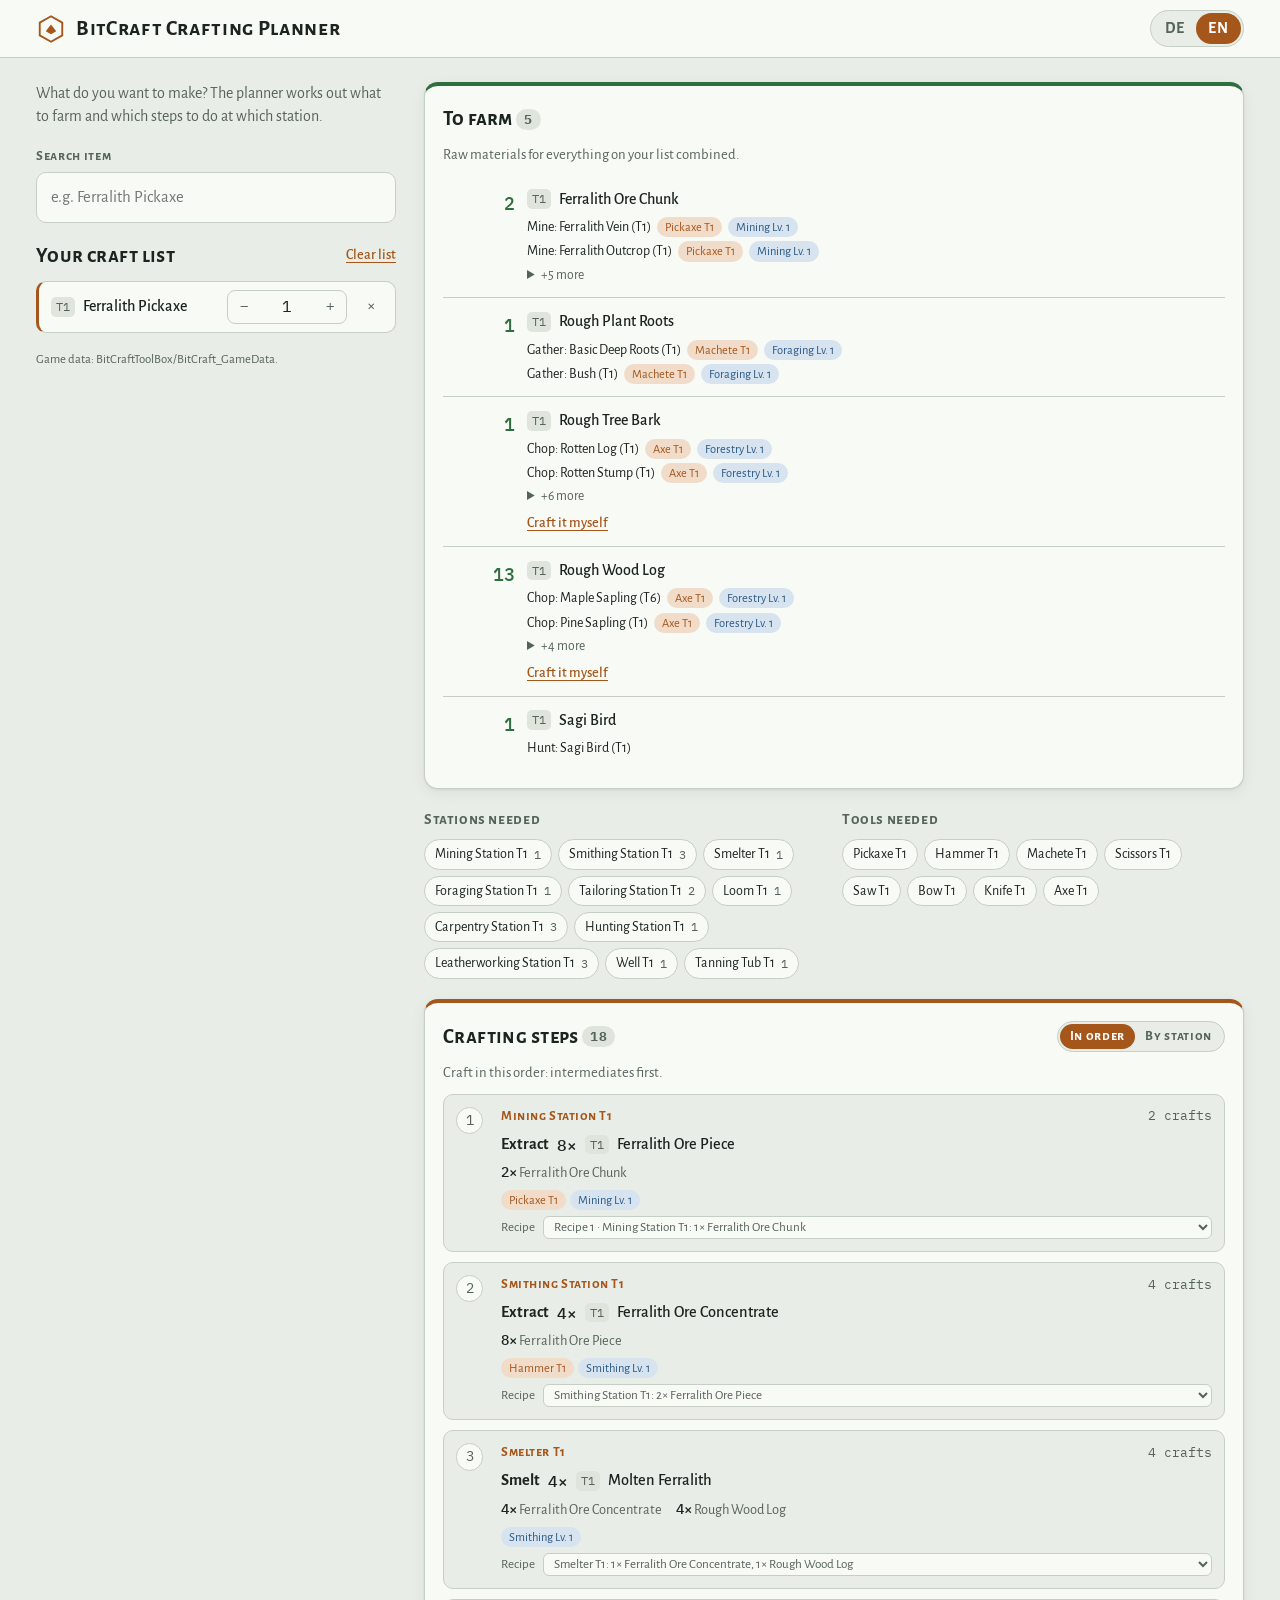
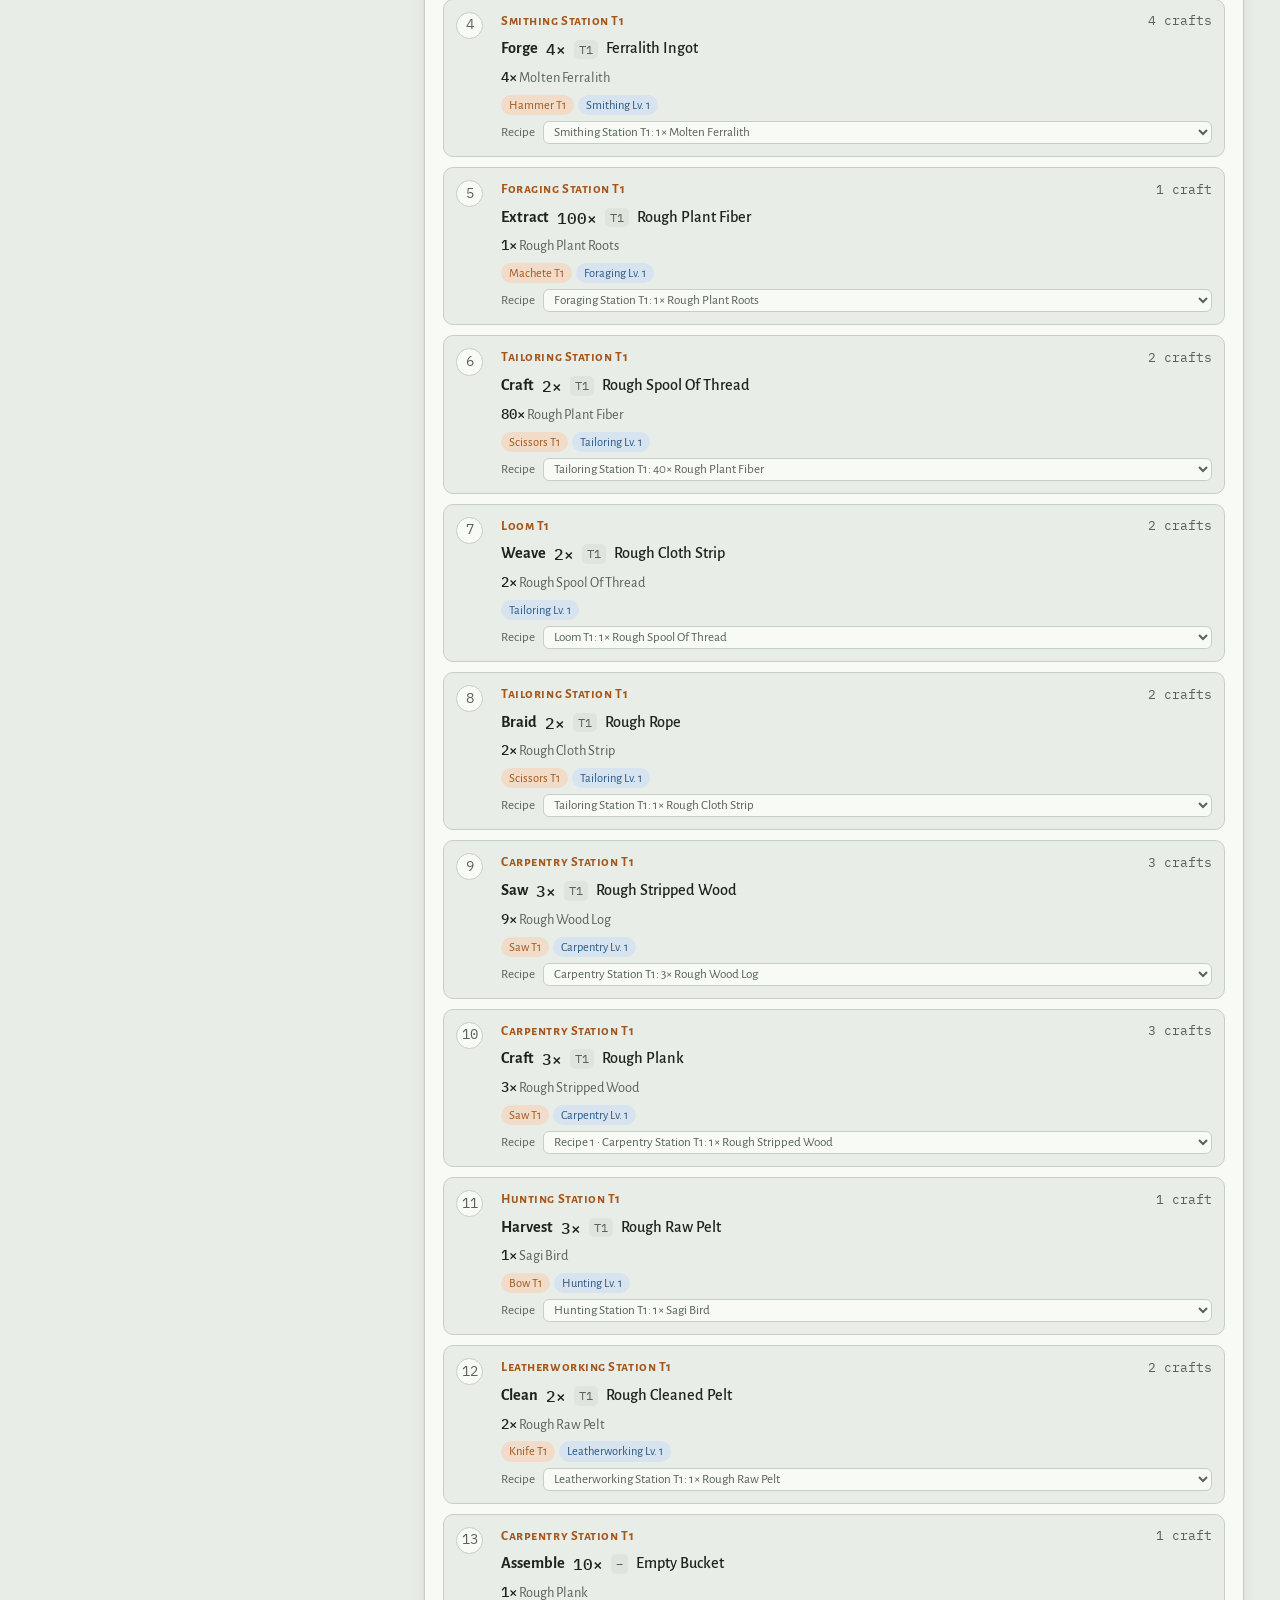
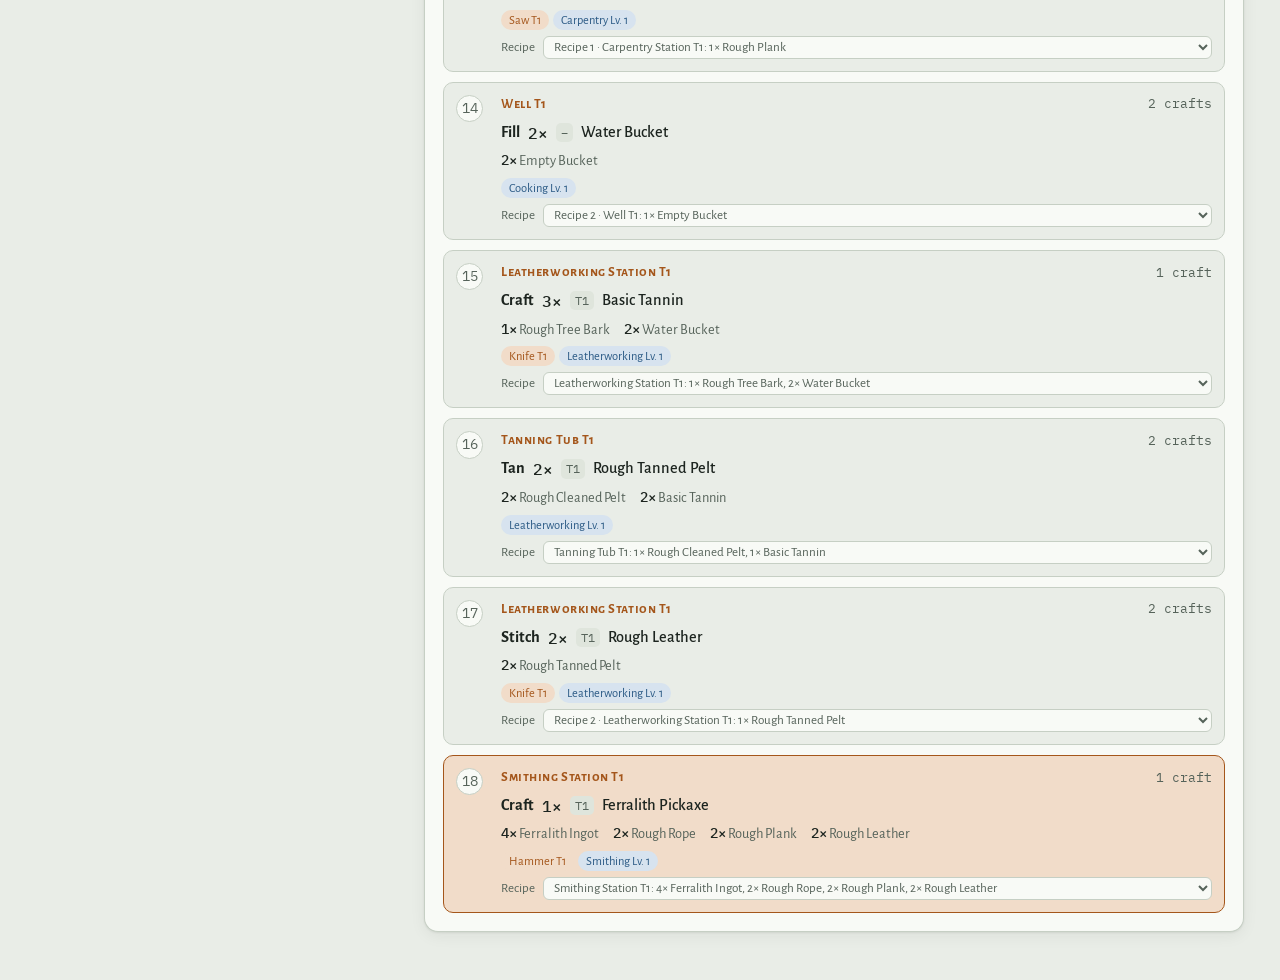
<file: bitcraft-planner/index.html>
<!doctype html>
<html lang="de">
<head>
<meta charset="utf-8">
<meta name="viewport" content="width=device-width, initial-scale=1, viewport-fit=cover">
<!-- artifact:start -->
<title>BitCraft Crafting-Planer</title>
<meta name="claude:viewport-fit-sides" content="cover">
<link rel="preconnect" href="https://fonts.googleapis.com">
<link rel="preconnect" href="https://fonts.gstatic.com" crossorigin>
<link rel="stylesheet" href="https://fonts.googleapis.com/css2?family=Alegreya+Sans+SC:wght@500;700&family=Alegreya+Sans:wght@400;500;700&family=IBM+Plex+Mono:wght@500&display=swap">
<link rel="stylesheet" href="style.css">
<!-- artifact:head-end -->
</head>
<body>
<header class="masthead">
  <div class="masthead-inner">
    <div class="brand">
      <svg class="hex" viewBox="0 0 40 40" aria-hidden="true"><path d="M20 3 35 11.5v17L20 37 5 28.5v-17z" fill="none" stroke="currentColor" stroke-width="2.5"/><path d="M13 23l7-9 7 9-7 4z" fill="currentColor"/></svg>
      <h1 data-t="title">BitCraft Crafting-Planer</h1>
    </div>
    <div class="lang-toggle" role="group" aria-label="Sprache / Language">
      <button type="button" data-lang="de" aria-pressed="true">DE</button>
      <button type="button" data-lang="en" aria-pressed="false">EN</button>
    </div>
  </div>
</header>

<main class="layout">
  <section class="planner-input" aria-labelledby="wishlist-title">
    <p class="intro" data-t="subtitle"></p>
    <div class="search-wrap">
      <label for="search" class="label" data-t="searchLabel">Gegenstand suchen</label>
      <input id="search" type="search" autocomplete="off" role="combobox" aria-expanded="false" aria-controls="search-results" aria-autocomplete="list">
      <ul id="search-results" class="search-results" role="listbox" hidden></ul>
    </div>

    <div class="wishlist">
      <div class="section-head">
        <h2 id="wishlist-title" data-t="wishlist">Deine Craft-Liste</h2>
        <button type="button" id="clear" class="link" data-t="clearAll">Liste leeren</button>
      </div>
      <ul id="targets" class="targets"></ul>
      <div id="targets-empty" class="empty-state" hidden>
        <p data-t="emptyList"></p>
        <button type="button" id="example" class="btn-secondary" data-t="example">Beispiel laden</button>
      </div>
    </div>
    <p class="data-note" data-t="dataNote"></p>
  </section>

  <section id="results" class="results">
    <section class="card farm" aria-labelledby="farm-title">
      <div class="section-head">
        <h2 id="farm-title"><span data-t="farmTitle">Zu farmen</span> <span id="farm-count" class="count"></span></h2>
      </div>
      <p class="hint" data-t="farmHint"></p>
      <ul id="farm-list" class="farm-list"></ul>
    </section>

    <section class="overview" aria-label="Stationen und Werkzeuge">
      <div>
        <h3 data-t="stationsTitle">Benötigte Stationen</h3>
        <ul id="stations" class="chips"></ul>
      </div>
      <div>
        <h3 data-t="toolsTitle">Benötigte Werkzeuge</h3>
        <ul id="tools" class="chips"></ul>
      </div>
    </section>

    <section class="card steps-card" aria-labelledby="steps-title">
      <div class="section-head">
        <h2 id="steps-title"><span data-t="stepsTitle">Crafting-Schritte</span> <span id="steps-count" class="count"></span></h2>
        <div class="sort-toggle" role="group">
          <button type="button" data-sort="order" data-t="sortOrder" aria-pressed="true">Reihenfolge</button>
          <button type="button" data-sort="station" data-t="sortStation" aria-pressed="false">Nach Station</button>
        </div>
      </div>
      <p class="hint" data-t="stepsHint"></p>
      <ol id="steps" class="steps"></ol>
    </section>
  </section>
</main>

<script src="data.js"></script>
<script src="i18n.js"></script>
<script src="planner.js"></script>
<script src="app.js"></script>
<!-- artifact:end -->
</body>
</html>
</file>
<file: bitcraft-planner/style.css>
/* Layout: input column (search + craft list) beside a results column; stacks on phones.
   Look: workshop ledger — sage stone ground, copper for crafting, moss green for gathering. */
:root {
  --bg: #e9ede7;
  --surface: #f8faf6;
  --surface-2: #dfe5dc;
  --ink: #1c241f;
  --muted: #56635a;
  --line: #c6cfc4;
  --accent: #a4561b;
  --accent-soft: #f1dcc9;
  --on-accent: #ffffff;
  --farm: #2f6e3f;
  --farm-soft: #d6e8d6;
  --skill: #2b5a85;
  --skill-soft: #d7e3ef;
  --shadow: 0 1px 2px rgb(28 36 31 / 0.08), 0 4px 16px rgb(28 36 31 / 0.06);
  --font-display: "Alegreya Sans SC", "Alegreya Sans", "Trebuchet MS", system-ui, sans-serif;
  --font-body: "Alegreya Sans", "Segoe UI", system-ui, sans-serif;
  --font-data: "IBM Plex Mono", ui-monospace, "SFMono-Regular", Menlo, monospace;
  --radius: 10px;
}
@media (prefers-color-scheme: dark) {
  :root:not([data-theme="light"]) {
    --bg: #121814;
    --surface: #1a221d;
    --surface-2: #232d27;
    --ink: #e4eae3;
    --muted: #9aa79e;
    --line: #313d35;
    --accent: #e3904b;
    --accent-soft: #3f2a1a;
    --on-accent: #1a120b;
    --farm: #7cc58d;
    --farm-soft: #1f3526;
    --skill: #86b3de;
    --skill-soft: #1d2c3b;
    --shadow: 0 1px 2px rgb(0 0 0 / 0.4), 0 6px 20px rgb(0 0 0 / 0.25);
    color-scheme: dark;
  }
}
:root[data-theme="dark"] {
  --bg: #121814;
  --surface: #1a221d;
  --surface-2: #232d27;
  --ink: #e4eae3;
  --muted: #9aa79e;
  --line: #313d35;
  --accent: #e3904b;
  --accent-soft: #3f2a1a;
  --on-accent: #1a120b;
  --farm: #7cc58d;
  --farm-soft: #1f3526;
  --skill: #86b3de;
  --skill-soft: #1d2c3b;
  --shadow: 0 1px 2px rgb(0 0 0 / 0.4), 0 6px 20px rgb(0 0 0 / 0.25);
  color-scheme: dark;
}

* { box-sizing: border-box; }
[hidden] { display: none !important; }
html { -webkit-text-size-adjust: 100%; }
body {
  margin: 0;
  background: var(--bg);
  color: var(--ink);
  font-family: var(--font-body);
  font-size: 16px;
  line-height: 1.45;
}
body::before {
  content: "";
  position: fixed;
  inset: 0 0 auto;
  height: env(safe-area-inset-top, 0px);
  z-index: 10;
  background: var(--surface);
}
h1, h2, h3 { font-family: var(--font-display); font-weight: 700; margin: 0; text-wrap: balance; }
h2 { font-size: 1.3rem; letter-spacing: 0.02em; }
h3 { font-size: 0.95rem; letter-spacing: 0.04em; color: var(--muted); }
ul, ol { list-style: none; margin: 0; padding: 0; }
button, input, select { font: inherit; color: inherit; }
button { cursor: pointer; }
:focus-visible { outline: 2px solid var(--accent); outline-offset: 2px; }

.masthead {
  position: sticky;
  top: env(safe-area-inset-top, 0px);
  z-index: 5;
  background: var(--surface);
  border-bottom: 1px solid var(--line);
}
.masthead-inner, .layout {
  max-width: 1240px;
  margin: 0 auto;
  padding-left: max(16px, env(safe-area-inset-left, 0px));
  padding-right: max(16px, env(safe-area-inset-right, 0px));
}
.masthead-inner {
  display: flex;
  align-items: center;
  justify-content: space-between;
  gap: 12px;
  padding-block: 10px;
}
.brand { display: flex; align-items: center; gap: 10px; min-width: 0; }
.brand h1 { font-size: 1.35rem; letter-spacing: 0.03em; }
.hex { width: 30px; height: 30px; color: var(--accent); flex: none; }

.lang-toggle, .sort-toggle {
  display: inline-flex;
  border: 1px solid var(--line);
  border-radius: 999px;
  padding: 2px;
  background: var(--bg);
  flex: none;
}
.lang-toggle button, .sort-toggle button {
  border: 0;
  background: transparent;
  border-radius: 999px;
  padding: 4px 12px;
  font-family: var(--font-display);
  font-weight: 700;
  letter-spacing: 0.05em;
  color: var(--muted);
}
.sort-toggle button { font-size: 0.85rem; padding: 3px 10px; }
.lang-toggle button[aria-pressed="true"], .sort-toggle button[aria-pressed="true"] {
  background: var(--accent);
  color: var(--on-accent);
}

.layout {
  display: grid;
  grid-template-columns: minmax(0, 360px) minmax(0, 1fr);
  gap: 28px;
  padding-block: 24px 48px;
  align-items: start;
}
@media (max-width: 860px) {
  .layout { grid-template-columns: minmax(0, 1fr); gap: 20px; padding-block: 16px 40px; }
}

.planner-input { display: flex; flex-direction: column; gap: 18px; position: sticky; top: calc(env(safe-area-inset-top, 0px) + 72px); }
@media (max-width: 860px) { .planner-input { position: static; } }
.intro { margin: 0; color: var(--muted); max-width: 60ch; }
.label { display: block; font-family: var(--font-display); font-weight: 700; letter-spacing: 0.05em; font-size: 0.85rem; color: var(--muted); margin-bottom: 6px; }

.search-wrap { position: relative; }
#search {
  width: 100%;
  padding: 12px 14px;
  border: 1.5px solid var(--line);
  border-radius: var(--radius);
  background: var(--surface);
  font-size: 1.05rem;
}
#search:focus { border-color: var(--accent); outline: none; box-shadow: 0 0 0 3px var(--accent-soft); }
.search-results {
  position: absolute;
  inset: calc(100% + 4px) 0 auto;
  z-index: 4;
  background: var(--surface);
  border: 1px solid var(--line);
  border-radius: var(--radius);
  box-shadow: var(--shadow);
  max-height: min(60vh, 420px);
  overflow-y: auto;
  padding: 4px;
}
.search-results li {
  display: flex;
  align-items: center;
  justify-content: space-between;
  gap: 10px;
  padding: 8px 10px;
  border-radius: 7px;
  cursor: pointer;
}
.search-results li:hover, .search-results li.active { background: var(--accent-soft); }
.search-results li.empty { cursor: default; color: var(--muted); }
.search-results li.empty:hover { background: transparent; }
.tag { font-size: 0.78rem; color: var(--muted); text-align: right; flex: none; max-width: 40%; }

.item-name { display: inline-flex; align-items: center; gap: 8px; min-width: 0; }
.names { display: flex; flex-direction: column; min-width: 0; }
.names .primary { font-weight: 500; overflow-wrap: anywhere; }
.names .secondary { font-size: 0.78rem; color: var(--muted); line-height: 1.2; overflow-wrap: anywhere; }
.tier-badge {
  flex: none;
  font-family: var(--font-data);
  font-size: 0.72rem;
  line-height: 1;
  padding: 4px 5px;
  border-radius: 5px;
  background: var(--surface-2);
  color: var(--muted);
  font-variant-numeric: tabular-nums;
}

.section-head { display: flex; align-items: center; justify-content: space-between; gap: 12px; flex-wrap: wrap; }
.count {
  font-family: var(--font-data);
  font-size: 0.8rem;
  color: var(--muted);
  background: var(--surface-2);
  border-radius: 999px;
  padding: 2px 8px;
  vertical-align: middle;
}
.wishlist { display: flex; flex-direction: column; gap: 10px; }
.targets { display: flex; flex-direction: column; gap: 8px; }
.target {
  display: grid;
  grid-template-columns: minmax(0, 1fr) auto auto;
  align-items: center;
  gap: 8px;
  padding: 8px 8px 8px 12px;
  background: var(--surface);
  border: 1px solid var(--line);
  border-left: 3px solid var(--accent);
  border-radius: var(--radius);
}
.qty { display: inline-flex; align-items: center; border: 1px solid var(--line); border-radius: 8px; overflow: hidden; }
.qty input {
  width: 3.4em;
  border: 0;
  text-align: center;
  background: transparent;
  font-family: var(--font-data);
  font-variant-numeric: tabular-nums;
  -moz-appearance: textfield;
  appearance: textfield;
}
.qty input::-webkit-inner-spin-button, .qty input::-webkit-outer-spin-button { -webkit-appearance: none; margin: 0; }
.icon { border: 0; background: transparent; width: 32px; height: 32px; font-size: 1.1rem; line-height: 1; color: var(--muted); }
.icon:hover { color: var(--ink); background: var(--surface-2); }
.remove { border-radius: 8px; }
.link { border: 0; background: none; padding: 0; color: var(--accent); font-weight: 500; text-decoration: underline; text-underline-offset: 3px; font-size: 0.9rem; }
.btn-secondary { border: 1px solid var(--accent); background: transparent; color: var(--accent); border-radius: 8px; padding: 6px 14px; font-weight: 500; }
.empty-state { display: flex; flex-direction: column; align-items: flex-start; gap: 10px; padding: 16px; border: 1.5px dashed var(--line); border-radius: var(--radius); color: var(--muted); }
.empty-state p { margin: 0; }
.data-note { font-size: 0.8rem; color: var(--muted); margin: 0; }

.results { display: flex; flex-direction: column; gap: 20px; min-width: 0; }
.card {
  background: var(--surface);
  border: 1px solid var(--line);
  border-radius: 14px;
  padding: 18px;
  display: flex;
  flex-direction: column;
  gap: 10px;
  box-shadow: var(--shadow);
  min-width: 0;
}
@media (max-width: 480px) { .card { padding: 14px; } }
.hint { margin: 0; color: var(--muted); font-size: 0.92rem; }
.farm { border-top: 4px solid var(--farm); }
.steps-card { border-top: 4px solid var(--accent); }

.amount {
  font-family: var(--font-data);
  font-variant-numeric: tabular-nums;
  font-weight: 500;
}
.farm-list { display: flex; flex-direction: column; }
.farm-row {
  display: grid;
  grid-template-columns: 4.5em minmax(0, 1fr);
  gap: 12px;
  padding: 12px 0;
  border-top: 1px solid var(--line);
}
.farm-row:first-child { border-top: 0; }
.farm-row > .amount {
  font-size: 1.15rem;
  color: var(--farm);
  text-align: right;
  padding-top: 2px;
}
.farm-main { display: flex; flex-direction: column; gap: 6px; align-items: flex-start; min-width: 0; }
.sources { display: flex; flex-direction: column; gap: 4px; font-size: 0.88rem; width: 100%; }
.sources li { display: flex; flex-wrap: wrap; align-items: center; gap: 4px 6px; }
.src-name { color: var(--ink); }
.sources .more details { width: 100%; }
.sources .more summary { color: var(--muted); cursor: pointer; font-size: 0.85rem; }
.sources .more .sources { margin-top: 4px; }
.no-source { margin: 0; font-size: 0.88rem; color: var(--muted); font-style: italic; }
.req {
  font-size: 0.78rem;
  border-radius: 999px;
  padding: 1px 8px;
  white-space: nowrap;
}
.req.tool { background: var(--accent-soft); color: var(--accent); }
.req.skill { background: var(--skill-soft); color: var(--skill); }

.overview {
  display: grid;
  grid-template-columns: repeat(2, minmax(0, 1fr));
  gap: 16px;
}
@media (max-width: 560px) { .overview { grid-template-columns: minmax(0, 1fr); } }
.overview > div { display: flex; flex-direction: column; gap: 8px; }
.chips { display: flex; flex-wrap: wrap; gap: 6px; }
.chip {
  display: inline-flex;
  align-items: center;
  gap: 6px;
  padding: 4px 10px;
  border-radius: 999px;
  background: var(--surface);
  border: 1px solid var(--line);
  font-size: 0.88rem;
}
.chip-count { font-family: var(--font-data); font-size: 0.75rem; color: var(--muted); }

.steps { display: flex; flex-direction: column; gap: 10px; }
.step {
  display: grid;
  grid-template-columns: 2.2em minmax(0, 1fr);
  gap: 10px;
  padding: 12px;
  border-radius: var(--radius);
  background: var(--bg);
  border: 1px solid var(--line);
}
.step.is-target { border-color: var(--accent); background: var(--accent-soft); }
.step-no {
  font-family: var(--font-data);
  font-size: 0.85rem;
  width: 2em;
  height: 2em;
  display: grid;
  place-items: center;
  border-radius: 50%;
  background: var(--surface);
  border: 1px solid var(--line);
  color: var(--muted);
}
.step-body { display: flex; flex-direction: column; gap: 6px; min-width: 0; }
.step-head { display: flex; flex-wrap: wrap; align-items: center; justify-content: space-between; gap: 6px; }
.station {
  font-family: var(--font-display);
  font-weight: 700;
  letter-spacing: 0.04em;
  font-size: 0.85rem;
  color: var(--accent);
}
.crafts { font-size: 0.8rem; color: var(--muted); font-family: var(--font-data); }
.step-title { display: flex; flex-wrap: wrap; align-items: center; gap: 6px 8px; font-size: 1.02rem; }
.step-title .verb { font-weight: 700; }
.inputs { display: flex; flex-wrap: wrap; gap: 4px 14px; font-size: 0.9rem; color: var(--muted); }
.inputs .amount { color: var(--ink); }
.reqs { display: flex; flex-wrap: wrap; gap: 4px; }
.recipe-select { display: flex; align-items: center; gap: 8px; font-size: 0.82rem; color: var(--muted); min-width: 0; }
.recipe-select select {
  min-width: 0;
  max-width: 100%;
  flex: 1;
  font-size: 0.82rem;
  padding: 3px 6px;
  border: 1px solid var(--line);
  border-radius: 6px;
  background: var(--surface);
}
.group { display: flex; flex-direction: column; gap: 8px; }
.group + .group { margin-top: 8px; }
.group h3 { color: var(--accent); }

@media (prefers-reduced-motion: no-preference) {
  .step, .farm-row, .target { animation: rise 0.2s ease-out both; }
  @keyframes rise { from { transform: translateY(3px); } to { transform: none; } }
}
</file>
